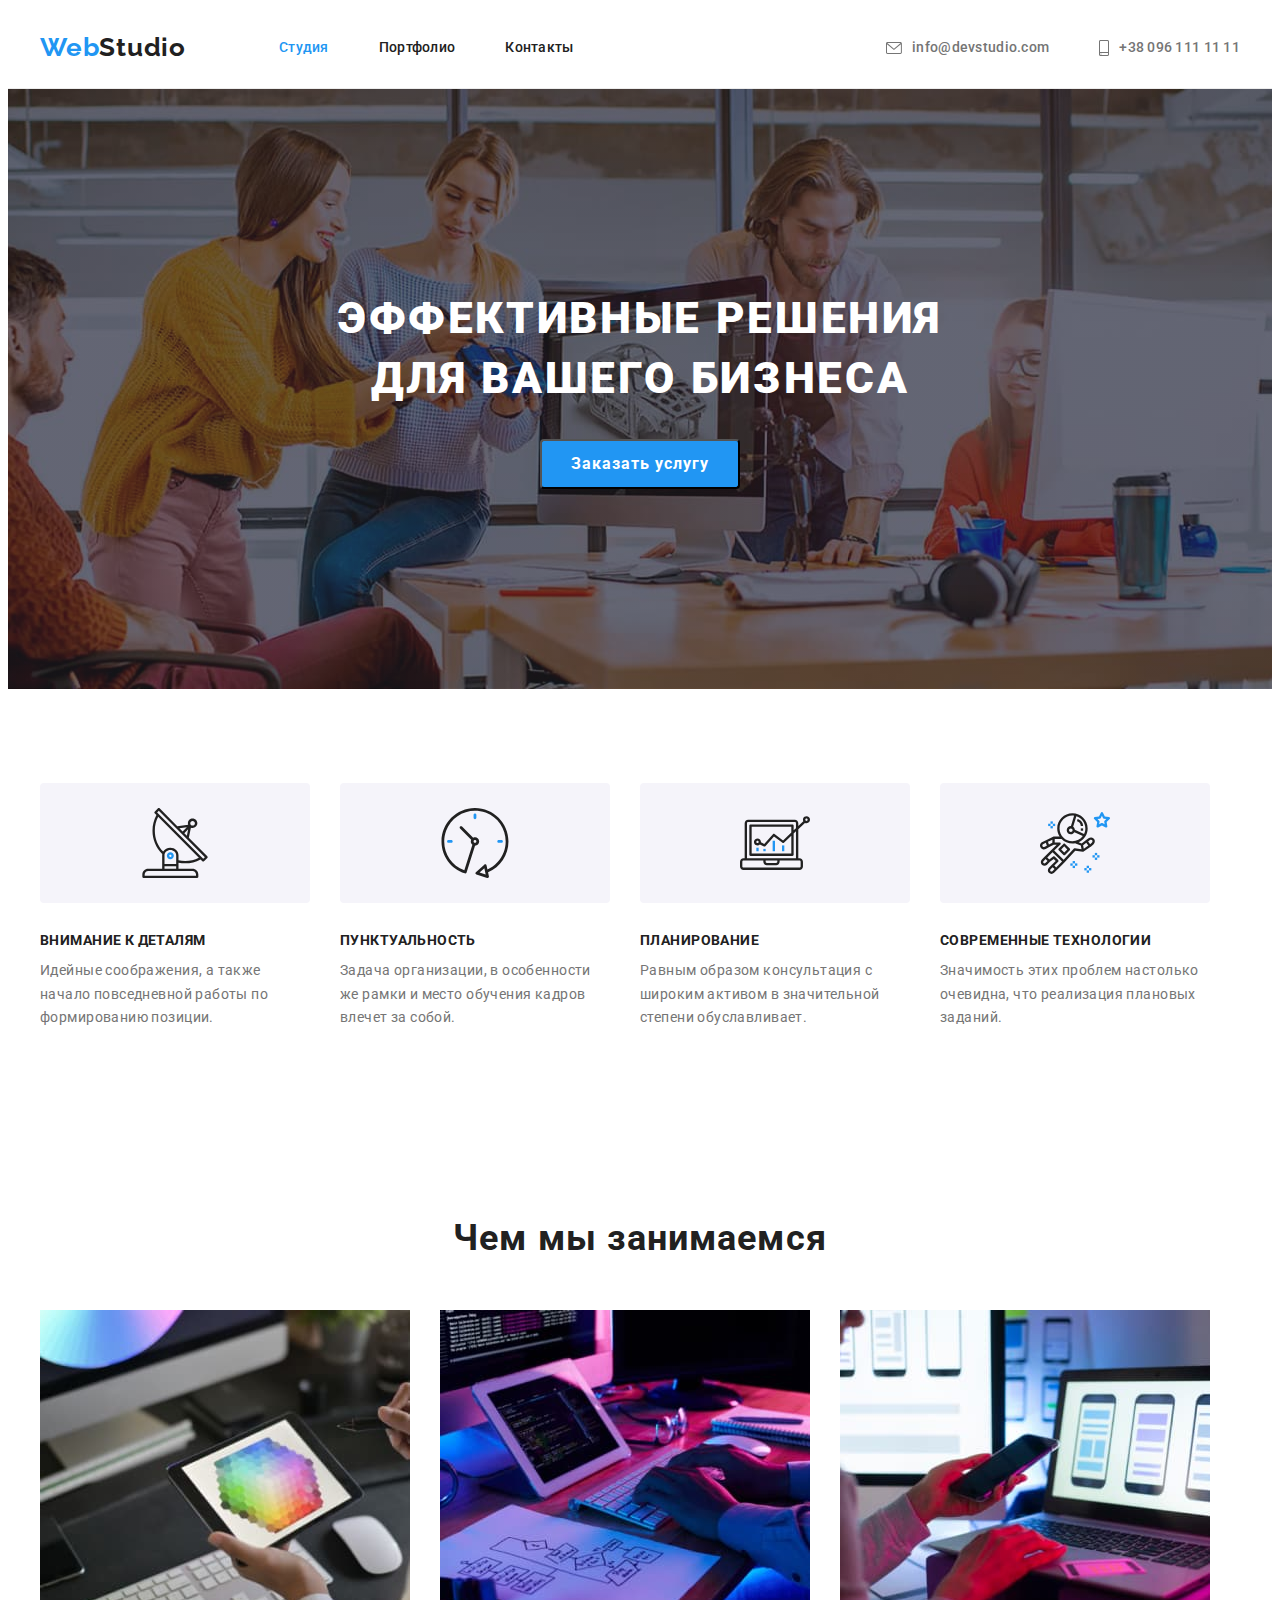
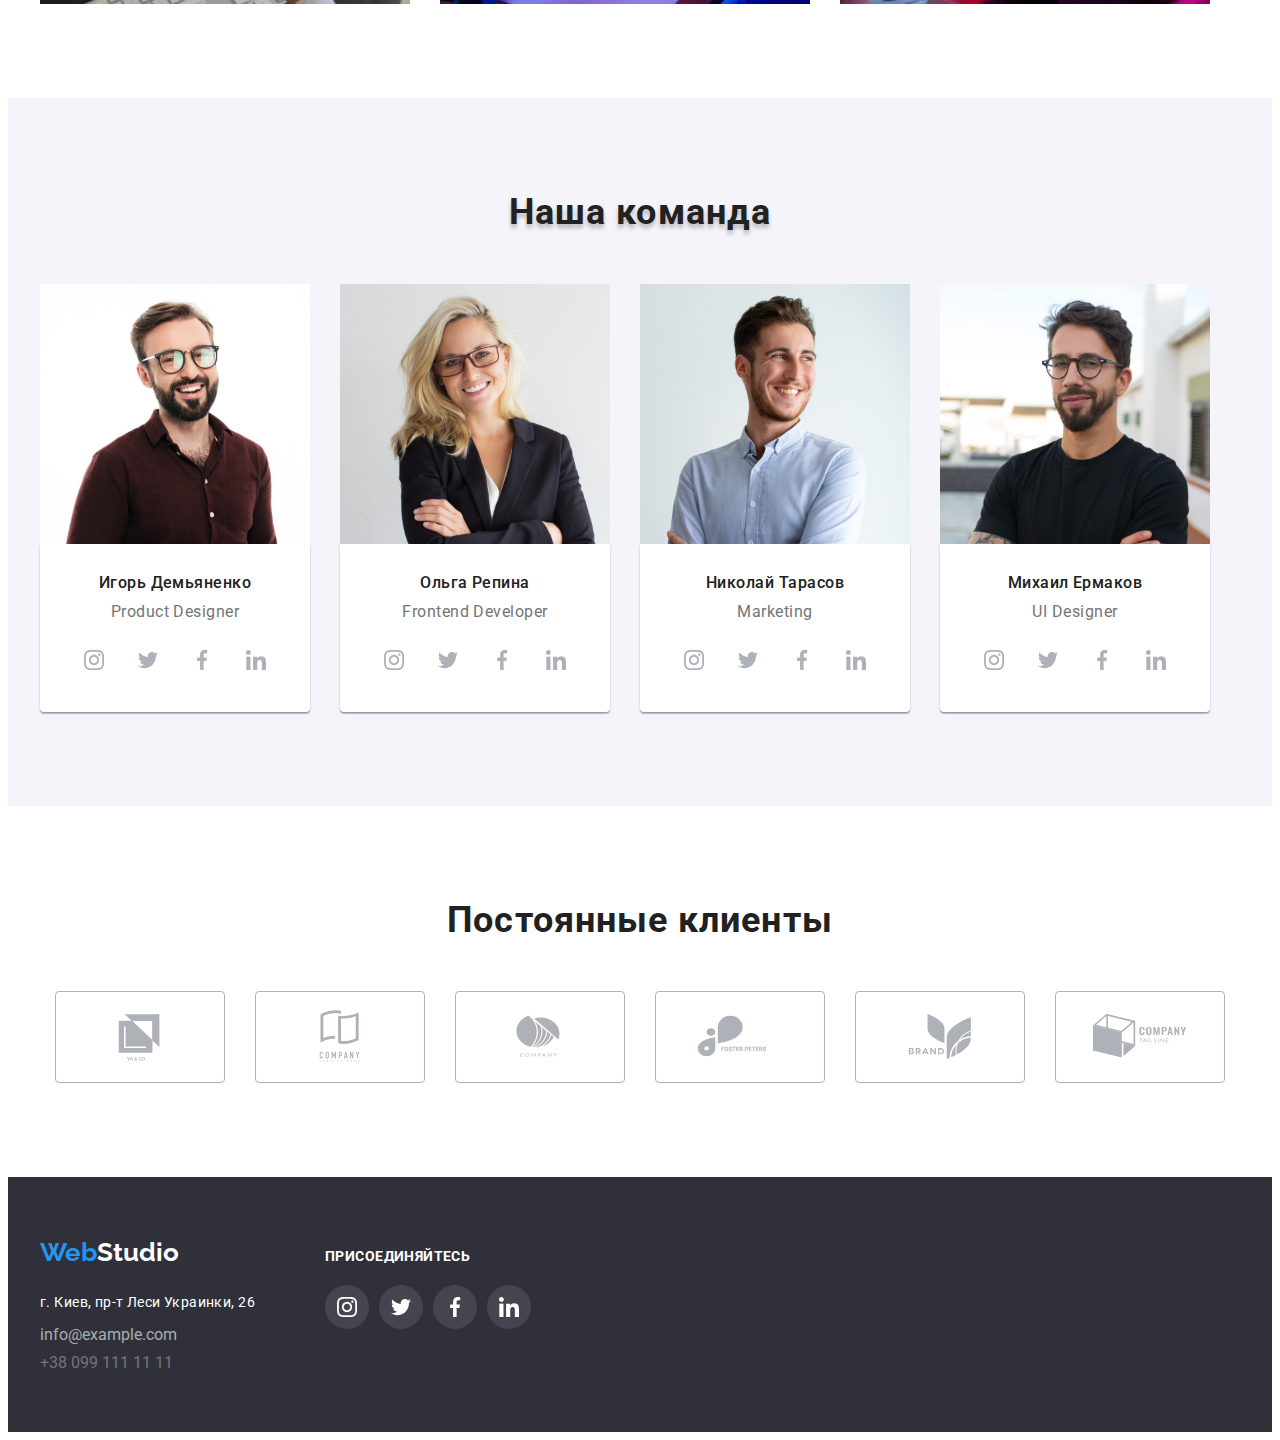
<file: index.html>
<!DOCTYPE html>
<html lang="ru">

<head>
    <meta charset="UTF-8">
    <meta http-equiv="X-UA-Compatible" content="IE=edge">
    <meta name="viewport" content="width=device-width, initial-scale=1.0">
    <title>Главная</title>
    <link rel="preconnect" href="https://fonts.googleapis.com" />
    <link rel="preconnect" href="https://fonts.gstatic.com" crossorigin />
    <link
        href="https://fonts.googleapis.com/css2?family=Raleway:wght@700&family=Roboto:wght@400;500;700;900&display=swap"
        rel="stylesheet" />
    <link rel="stylesheet" href="https://cdnjs.cloudflare.com/ajax/libs/modern-normalize/1.1.0/modern-normalize.min.css"
        integrity="sha512-wpPYUAdjBVSE4KJnH1VR1HeZfpl1ub8YT/NKx4PuQ5NmX2tKuGu6U/JRp5y+Y8XG2tV+wKQpNHVUX03MfMFn9Q=="
        crossorigin="anonymous" referrerpolicy="no-referrer" />
    <link rel="stylesheet" href="./css/styles.css" />
</head>

<body>
    <!--шапка сайта-->
    <header class="header">
        <div class="container header-container">
            <nav class="navigation">
                <a class="header-logo" lang="en" href="./index.html">Web<span class="header-web-color">Studio</span></a>
                <ul class="header-list list">
                    <li class="header-item"><a href="./index.html" class="header-link current">Студия</a></li>
                    <li class="header-item"><a href="./portfolio.html" class="header-link">Портфолио</a></li>
                    <li class="header-item"><a href="./contacts.html" class="header-link">Контакты</a></li>
                </ul>
            </nav>            
                <ul class="header-list list">
                    <li class="header-item">
                        <a class="header-link-mail" href="mailto:info@devstudio.com">
                            <svg class="header-contact-icon" width="16" height="12">
                                <use href="./images/icons.svg#icon-envelope"></use>
                            </svg>
                        info@devstudio.com</a>    
                    </li>
                    <li class="header-item">
                        <a class="header-link-tel" href="tel.:+380961111111">
                            <svg class="header-contact-icon" width="10" height="16">
                                <use href="./images/icons.svg#icon-smartphone"></use>
                            </svg>
                        +38 096 111 11 11</a>
                    </li>
                </ul>            
        </div>
    </header>
    <!--hero-->
        <main>
            <section class="hero section">
                <div class="container hero-container">
                    <h1 class="hero-title">Эффективные решения<br />
                        для вашего бизнеса</h1>
                    <button type="button" class="hero-btn">Заказать услугу</button>
                </div>
            </section>
            <!--особенности-->
            <section class="features section">
                <div class="container">
                    <h2 class="visually-hidden">Фильтры</h2>
                    <ul class="features-list list">
                        <li class="features-item">
                            <div class="features-icon">
                                <svg class="features-icon-bg">
                                    <use href="./images/icons.svg#icon-antenna"></use>
                                </svg>
                            </div>
                            <h3 class="features-title">Внимание к деталям</h3>
                            <p class="features-text">Идейные соображения, а также начало повседневной работы по формированию
                                позиции.</p>
                        </li>
                        <li class="features-item">
                            <div class="features-icon">
                                <svg class="features-icon-bg">
                                    <use href="./images/icons.svg#icon-clock"></use>
                                </svg>
                            </div>
                            <h3 class="features-title">Пунктуальность</h3>
                            <p class="features-text">Задача организации, в особенности же рамки и место обучения кадров
                                влечет
                                за собой.</p>
                        </li>
                        <li class="features-item">
                            <div class="features-icon">
                                <svg class="features-icon-bg">
                                    <use href="./images/icons.svg#icon-diagram"></use>
                                </svg>
                            </div>
                            <h3 class="features-title">Планирование</h3>
                            <p class="features-text">Равным образом консультация с широким активом в значительной степени
                                обуславливает.</p>
                        </li>
                        <li class="features-item">
                            <div class="features-icon">
                                <svg class="features-icon-bg">
                                    <use href="./images/icons.svg#icon-astronaut"></use>
                                </svg>
                            </div>
                            <h3 class="features-title">Современные технологии</h3>
                            <p class="features-text">Значимость этих проблем настолько очевидна, что реализация плановых
                                заданий.</p>
                        </li>
                    </ul>
                </div>
            </section>
            <!--чем мы занимаемся-->
            <section class="employment section">
                <div class="container employment-container">
                    <h2 class="employment-title title">Чем мы занимаемся</h2>
                    <ul class="employment-list list">
                        <li class="employment-item">
                            <img src="./images/whatarewedoing(1).jpg" alt="работа с цветом" width="370" height="294" />
                        </li>
                        <li class="employment-item">
                            <img src="./images/whatarewedoing(2).jpg" alt="программирование" width="370" height="294" />
                        </li>
                        <li class="employment-item">
                            <img src="./images/whatarewedoing(3).jpg" alt="мобильная версия" width="370" height="294" />
                        </li>
                    </ul>
                </div>
            </section>
            <!--наша команда-->
            <section class="team section">
                <div class="container team-container">
                    <h2 class="team-pre-title title">Наша команда</h2>
                    <ul class="team-list list">
                        <li class="team-item">
                            <img src="./images/ourteam(4).jpg" alt="продукт-дизайнер" width="270" height="260" />
                            <div class="team-item-content">
                                <h3 class="team-title">Игорь Демьяненко</h3>
                                <p class="team-text" lang="en">Product Designer</p>
                                <ul class="team-socials-list list">
                                    <li class="team-socials-item">
                                        <a href="" class="team-socials-link">
                                            <svg class="team-socials-icon">
                                                <use href="./images/icons.svg#icon-instagram"></use>
                                            </svg>
                                        </a>
                                    </li> 
                                    <li class="team-socials-item">
                                        <a href="" class="team-socials-link">
                                            <svg class="team-socials-icon">
                                                <use href="./images/icons.svg#icon-twitter"></use>
                                            </svg>
                                        </a>
                                    </li>    
                                    <li class="team-socials-item">
                                        <a href="" class="team-socials-link">
                                            <svg class="team-socials-icon">
                                                <use href="./images/icons.svg#icon-facebook"></use>
                                            </svg>
                                        </a>
                                    </li>    
                                    <li class="team-socials-item">
                                        <a href="" class="team-socials-link">
                                            <svg class="team-socials-icon">
                                                <use href="./images/icons.svg#icon-linkedin"></use>
                                            </svg>
                                        </a>
                                    </li>       
                                </ul>
                            </div>
                        </li>
                        <li class="team-item">
                            <img src="./images/ourteam(3).jpg" alt="фронтэнд разработчик" width="270" height="260" />
                            <div class="team-item-content">
                                <h3 class="team-title">Ольга Репина</h3>
                                <p class="team-text" lang="en">Frontend Developer</p>
                                <ul class="team-socials-list list">
                                    <li class="team-socials-item">
                                        <a href="" class="team-socials-link">
                                            <svg class="team-socials-icon">
                                                <use href="./images/icons.svg#icon-instagram"></use>
                                            </svg>
                                        </a>
                                    </li> 
                                    <li class="team-socials-item">
                                        <a href="" class="team-socials-link">
                                            <svg class="team-socials-icon">
                                                <use href="./images/icons.svg#icon-twitter"></use>
                                            </svg>
                                        </a>
                                    </li>    
                                    <li class="team-socials-item">
                                        <a href="" class="team-socials-link">
                                            <svg class="team-socials-icon">
                                                <use href="./images/icons.svg#icon-facebook"></use>
                                            </svg>
                                        </a>
                                    </li>    
                                    <li class="team-socials-item">
                                        <a href="" class="team-socials-link">
                                            <svg class="team-socials-icon">
                                                <use href="./images/icons.svg#icon-linkedin"></use>
                                            </svg>
                                        </a>
                                    </li>       
                                </ul>
                            </div>
                        </li>
                        <li class="team-item">
                            <img src="./images/ourteam(2).jpg" alt="маркетинг" width="270" height="260" />
                            <div class="team-item-content">
                                <h3 class="team-title">Николай Тарасов</h3>
                                <p class="team-text" lang="en">Marketing</p>
                                <ul class="team-socials-list list">
                                    <li class="team-socials-item">
                                        <a href="" class="team-socials-link">
                                            <svg class="team-socials-icon">
                                                <use href="./images/icons.svg#icon-instagram"></use>
                                            </svg>
                                        </a>
                                    </li> 
                                    <li class="team-socials-item">
                                        <a href="" class="team-socials-link">
                                            <svg class="team-socials-icon">
                                                <use href="./images/icons.svg#icon-twitter"></use>
                                            </svg>
                                        </a>
                                    </li>    
                                    <li class="team-socials-item">
                                        <a href="" class="team-socials-link">
                                            <svg class="team-socials-icon">
                                                <use href="./images/icons.svg#icon-facebook"></use>
                                            </svg>
                                        </a>
                                    </li>    
                                    <li class="team-socials-item">
                                        <a href="" class="team-socials-link">
                                            <svg class="team-socials-icon">
                                                <use href="./images/icons.svg#icon-linkedin"></use>
                                            </svg>
                                        </a>
                                    </li>                                    
                                </ul>
                            </div>
                        </li>
                        <li class="team-item">
                            <img src="./images/ourteam(1).jpg" alt="UI дизайнер" width="270" height="260" />
                            <div class="team-item-content">
                                <h3 class="team-title">Михаил Ермаков</h3>
                                <p class="team-text" lang="en">UI Designer</p>
                                <ul class="team-socials-list list">
                                    <li class="team-socials-item">
                                        <a href="" class="team-socials-link">
                                            <svg class="team-socials-icon">
                                                <use href="./images/icons.svg#icon-instagram"></use>
                                            </svg>
                                        </a>
                                    </li>
                                    <li class="team-socials-item">
                                        <a href="" class="team-socials-link">
                                            <svg class="team-socials-icon">
                                                <use href="./images/icons.svg#icon-twitter"></use>
                                            </svg>
                                        </a>
                                    </li>
                                    <li class="team-socials-item">
                                        <a href="" class="team-socials-link">
                                            <svg class="team-socials-icon">
                                                <use href="./images/icons.svg#icon-facebook"></use>
                                            </svg>
                                        </a>
                                    </li>
                                    <li class="team-socials-item">
                                        <a href="" class="team-socials-link">
                                            <svg class="team-socials-icon">
                                                <use href="./images/icons.svg#icon-linkedin"></use>
                                            </svg>
                                        </a>
                                    </li>
                                </ul>
                            </div>
                        </li>
                    </ul>
                </div>
            </section>
            <!--постоянные клиенты-->
            <section class="clients section">
                <div class="container clients-container">
                    <h1 class="clients-title title">Постоянные клиенты</h1>
                    <ul class="clients-list list">
                        <li class="clients-item">
                            <a href="" class="clients-link">
                                <svg class="clients-icon">
                                    <use href="./images/icons.svg#icon-Logo"></use>
                                </svg>
                            </a>
                        </li>
                        <li class="clients-item">
                            <a href="" class="clients-link">
                                <svg class="clients-icon">
                                    <use href="./images/icons.svg#icon-Logo-1"></use>
                                </svg>
                            </a>
                        </li>
                        <li class="clients-item">
                            <a href="" class="clients-link">
                                <svg class="clients-icon">
                                    <use href="./images/icons.svg#icon-Logo-2"></use>
                                </svg>
                            </a>
                        </li>
                        <li class="clients-item">
                            <a href="" class="clients-link">
                                <svg class="clients-icon">
                                    <use href="./images/icons.svg#icon-Logo-3"></use>
                                </svg>
                            </a>
                        </li>
                        <li class="clients-item">
                            <a href="" class="clients-link">
                                <svg class="clients-icon">
                                    <use href="./images/icons.svg#icon-Logo-4"></use>
                                </svg>
                            </a>
                        </li>
                        <li class="clients-item">
                            <a href="" class="clients-link">
                                <svg class="clients-icon">
                                    <use href="./images/icons.svg#icon-Logo-5"></use>
                                </svg>
                            </a>
                        </li>
                    </ul>
                </div>

            </section>
        </main>
        <!--подвал-->
        <footer class="footer">
            <div class="container footer-container">
                <div>
                    <a class="footer-logo" lang="en" href="./index.html">Web<span class="footer-web-color">Studio</span></a>
                        <address>
                            <ul class="address-list list">
                                <li class="address-item">
                                    <a class="link-address" href="https://goo.gl/maps/YACws96Guh4bxc956" target="_blank"
                                        rel="noopener">г. Киев, пр-т Леси Украинки, 26</a>
                                </li>
                                <li class="address-item">
                                    <a class="link-mail" href="mailto:info@devstudio.com">info@example.com</a>
                                </li>
                                <li class="address-item">
                                    <a class="link-tel" href="tel.:+380961111111">+38 099 111 11 11</a>
                                </li>
                            </ul>
                        </address>
                </div>
                <div class="footer-socials">
                    <p class="footer-socials-title">присоединяйтесь</p>
                        <ul class="footer-socials-list list">
                            <li class="footer-socials-item">
                                <a href="" class="footer-socials-link">
                                    <svg class="footer-socials-icon">
                                        <use href="./images/icons.svg#icon-instagram"></use>
                                    </svg>
                                </a>
                            </li>
                            <li class="footer-socials-item">
                                <a href="" class="footer-socials-link">
                                    <svg class="footer-socials-icon">
                                        <use href="./images/icons.svg#icon-twitter"></use>
                                    </svg>
                                </a>
                            </li>
                            <li class="footer-socials-item">
                                <a href="" class="footer-socials-link">
                                    <svg class="footer-socials-icon">
                                        <use href="./images/icons.svg#icon-facebook"></use>
                                    </svg>
                                </a>
                            </li>
                            <li class="footer-socials-item">
                                <a href="" class="footer-socials-link">
                                    <svg class="footer-socials-icon">
                                        <use href="./images/icons.svg#icon-linkedin"></use>
                                    </svg>
                                </a>
                            </li>
                        </ul> 
                </div>                         
            </div>
    </footer>
</body>

</html>
</file>
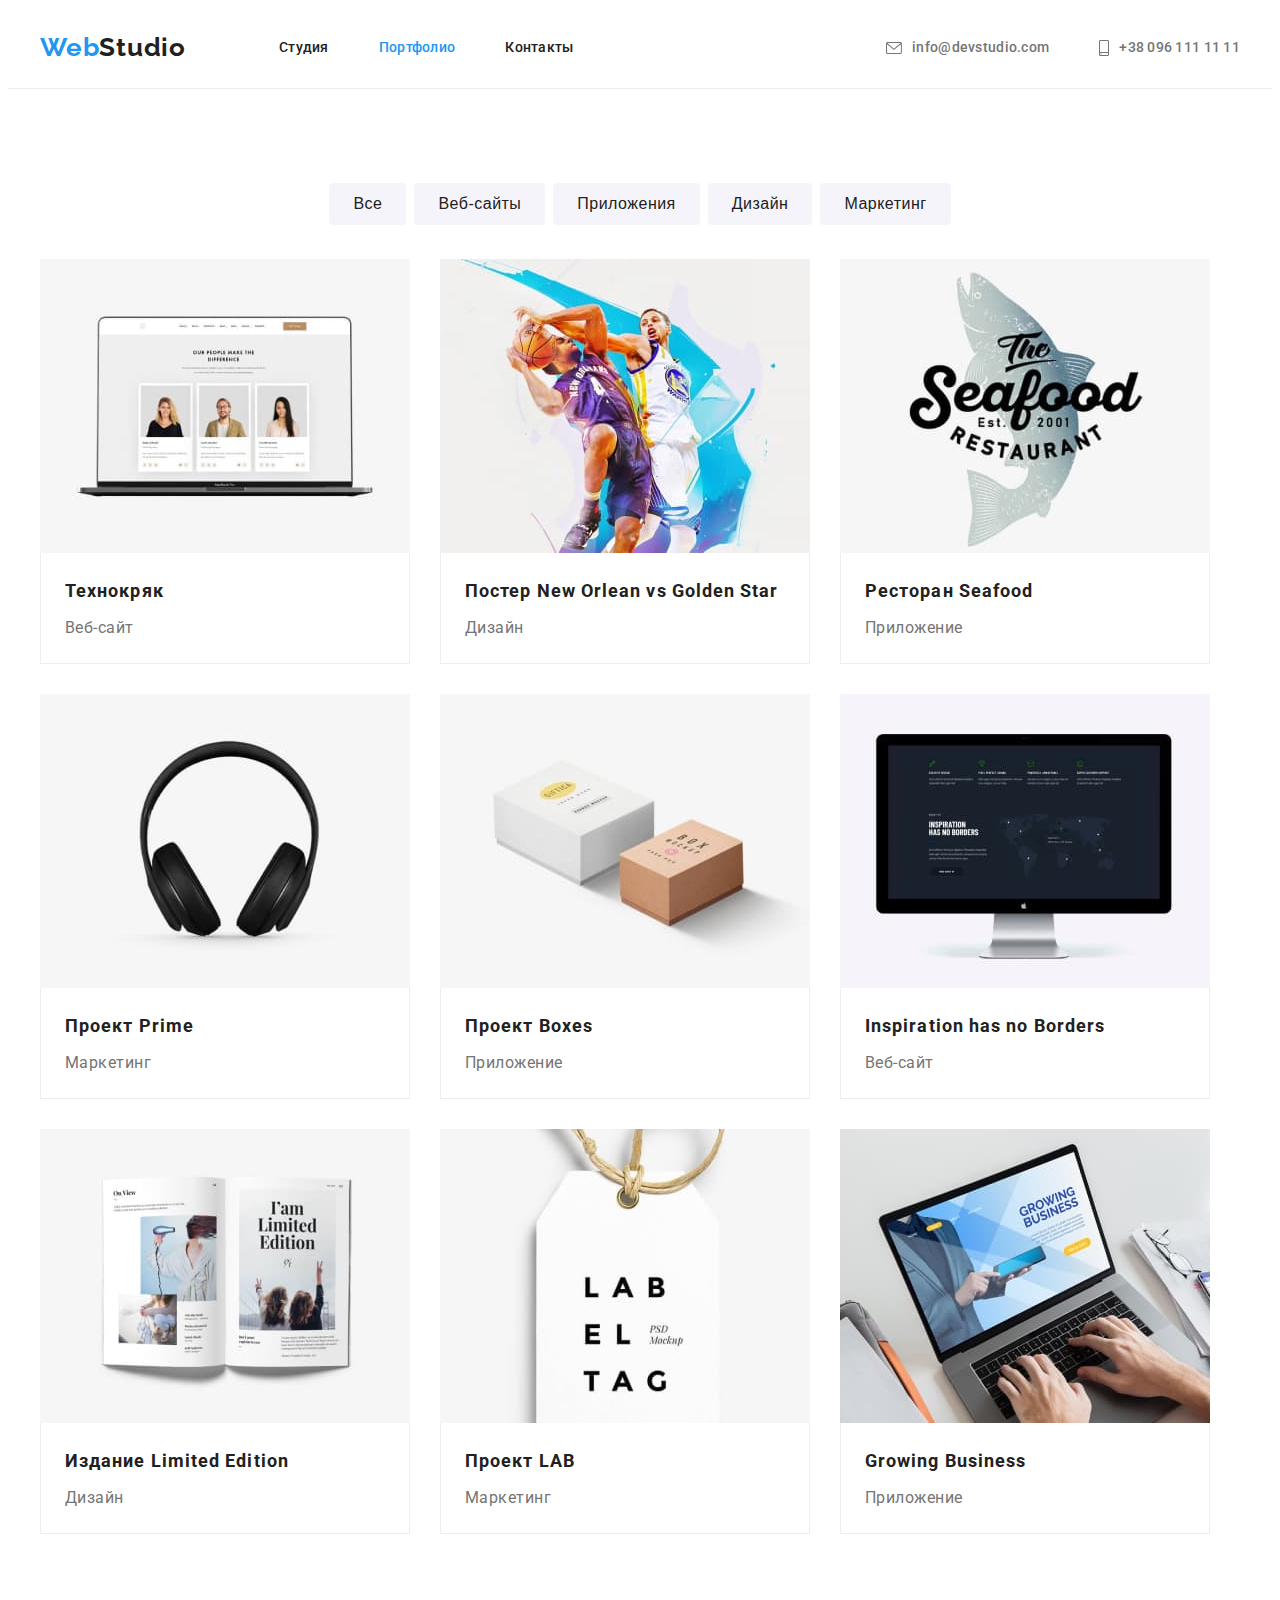
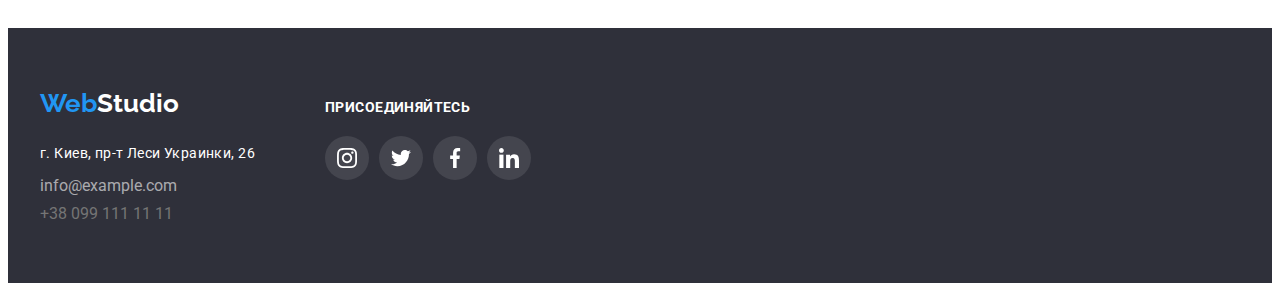
<file: portfolio.html>
<!DOCTYPE html>
<html lang="ru">

<head>
    <meta charset="UTF-8">
    <meta http-equiv="X-UA-Compatible" content="IE=edge">
    <meta name="viewport" content="width=device-width, initial-scale=1.0">
    <title>Портфолио</title>
    <link rel="preconnect" href="https://fonts.googleapis.com" />
    <link rel="preconnect" href="https://fonts.gstatic.com" crossorigin />
    <link
        href="https://fonts.googleapis.com/css2?family=Raleway:wght@700&family=Roboto:wght@400;500;700;900&display=swap"
        rel="stylesheet" />
    <link rel="stylesheet" href="https://cdnjs.cloudflare.com/ajax/libs/modern-normalize/1.1.0/modern-normalize.min.css"
        integrity="sha512-wpPYUAdjBVSE4KJnH1VR1HeZfpl1ub8YT/NKx4PuQ5NmX2tKuGu6U/JRp5y+Y8XG2tV+wKQpNHVUX03MfMFn9Q=="
        crossorigin="anonymous" referrerpolicy="no-referrer" />
    <link rel="stylesheet" href="./css/styles.css" />
</head>

<body>
    <!--шапка сайта-->
    <header class="header">
        <div class="container header-container">
            <nav class="navigation">
                <a class="header-logo" lang="en" href="./index.html">Web<span class="header-web-color">Studio</span></a>
                <ul class="header-list list">
                    <li class="header-item"><a class="header-link" href="./index.html">Студия</a></li>
                    <li class="header-item"><a class="header-link current" href="./portfolio.html">Портфолио</a></li>
                    <li class="header-item"><a class="header-link" href="./contacts.html">Контакты</a></li>
                </ul>
            </nav>
            <ul class="header-list list">
                <li class="header-item">
                    <a class="header-link-mail" href="mailto:info@devstudio.com">
                        <svg class="header-contact-icon" width="16" height="12">
                            <use href="./images/icons.svg#icon-envelope"></use>
                        </svg>
                    info@devstudio.com</a>    
                </li>
                <li class="header-item">
                    <a class="header-link-tel" href="tel.:+380961111111">
                        <svg class="header-contact-icon" width="10" height="16">
                            <use href="./images/icons.svg#icon-smartphone"></use>
                        </svg>
                    +38 096 111 11 11</a>
                </li>
            </ul>
        </div>
    </header>
    <!--hero-->
    <main>
        <!--портфолио-->
        <section class="portfolio section">
            <div class="container">
                <div class="portfolio-container">
                    <h2 class="visually-hidden">Фильтры</h2>
                    <ul class="portfolio-list list">
                        <li class="portfolio-item"><button type="button" class="portfolio-btn">Все</button></li>
                        <li class="portfolio-item"><button type="button" class="portfolio-btn">Веб-сайты</button></li>
                        <li class="portfolio-item"><button type="button" class="portfolio-btn">Приложения</button></li>
                        <li class="portfolio-item"><button type="button" class="portfolio-btn">Дизайн</button></li>
                        <li class="portfolio-item"><button type="button" class="portfolio-btn">Маркетинг</button></li>
                    </ul>                
                <!--проекты-->                
                    <h2 class="visually-hidden">Проекты</h2>
                    <ul class="projects-list list">
                        <li class="projects-item">
                            <a href="" class="projects-link">
                                <img src="./images/project1.jpg" alt="ноутбук" width="370" height="294" class="projects-img">
                                <div class="borders">
                                    <h3 class="about-title">Технокряк</h3>
                                    <p class="about-after-title">Веб-сайт</p>
                                </div>
                            </a>
                        </li>
                        <li class="projects-item">
                            <a href="" class="projects-link">
                                <img src="./images/project2.jpg" alt="баскетбол" width="370" height="294" class="projects-img">
                                <div class="borders">
                                    <h3 class="about-title" lang="en">Постер New Orlean vs Golden Star</h3>
                                    <p class="about-after-title">Дизайн</p>
                                </div>
                            </a>
                        </li>
                        <li class="projects-item">
                            <a href="" class="projects-link">
                                <img src="./images/project3.jpg" alt="ресторан морепродуктов" width="370" height="294"
                                    class="projects-img">
                                <div class="borders">
                                    <h3 class="about-title" lang="en">Ресторан Seafood</h3>
                                    <p class="about-after-title">Приложение</p>
                                </div>
                            </a>
                        </li>
                        <li class="projects-item">
                            <a href="" class="projects-link">
                                <img src="./images/project4.jpg" alt="наушники" width="370" height="294" class="projects-img">
                                <div class="borders">
                                    <h3 class="about-title" lang="en">Проект Prime</h3>
                                    <p class="about-after-title">Маркетинг</p>
                                </div>
                            </a>
                        </li>
                        <li class="projects-item">
                            <a href="" class="projects-link">
                                <img src="./images/project5.jpg" alt="коробки" width="370" height="294" class="projects-img">
                                <div class="borders">
                                    <h3 class="about-title" lang="en">Проект Boxes</h3>
                                    <p class="about-after-title">Приложение</p>
                                </div>
                            </a>
                        </li>
                        <li class="projects-item">
                            <a href="" class="projects-link">
                                <img src="./images/project6.jpg" alt="компьютер аймак" width="370" height="294"
                                    class="projects-img">
                                <div class="borders">
                                    <h3 class="about-title" lang="en">Inspiration has no Borders</h3>
                                    <p class="about-after-title">Веб-сайт</p>
                                </div>
                            </a>
                        </li>
                        <li class="projects-item">
                            <a href="" class="projects-link">
                                <img src="./images/project7.jpg" alt="книга" width="370" height="294" class="projects-img">
                                <div class="borders">
                                    <h3 class="about-title" lang="en">Издание Limited Edition</h3>
                                    <p class="about-after-title">Дизайн</p>
                                </div>
                            </a>
                        </li>
                        <li class="projects-item">
                            <a href="" class="projects-link">
                                <img src="./images/project8.jpg" alt="бирка" width="370" height="294" class="projects-img">
                                <div class="borders">
                                    <h3 class="about-title" lang="en">Проект LAB</h3>
                                    <p class="about-after-title">Маркетинг</p>
                                </div>
                            </a>
                        </li>
                        <li class="projects-item">
                            <a href="" class="projects-link">
                                <img src="./images/project9.jpg" alt="человек работает за ноутбуком" width="370" height="294"
                                    class="projects-img">
                                <div class="borders">
                                    <h3 class="about-title" lang="en">Growing Business</h3>
                                    <p class="about-after-title">Приложение</p>
                                </div>
                            </a>
                        </li>
                    </ul>
                </div>
            </div>
        </section>
    </main>
    <!--подвал-->
    <footer class="footer">
        <div class="container footer-container">
            <div>
                <a class="footer-logo" lang="en" href="./index.html">Web<span class="footer-web-color">Studio</span></a>
                    <address>
                        <ul class="address-list list">
                            <li class="address-item">
                                <a class="link-address" href="https://goo.gl/maps/YACws96Guh4bxc956" target="_blank"
                                    rel="noopener">г. Киев, пр-т Леси Украинки, 26</a>
                            </li>
                            <li class="address-item">
                                <a class="link-mail" href="mailto:info@devstudio.com">info@example.com</a>
                            </li>
                            <li class="address-item">
                                <a class="link-tel" href="tel.:+380961111111">+38 099 111 11 11</a>
                            </li>
                        </ul>
                    </address>
            </div>
            <div class="footer-socials">
                <p class="footer-socials-title">присоединяйтесь</p>
                    <ul class="footer-socials-list list">
                        <li class="footer-socials-item">
                            <a href="" class="footer-socials-link">
                                <svg class="footer-socials-icon">
                                    <use href="./images/icons.svg#icon-instagram"></use>
                                </svg>
                            </a>
                        </li>
                        <li class="footer-socials-item">
                            <a href="" class="footer-socials-link">
                                <svg class="footer-socials-icon">
                                    <use href="./images/icons.svg#icon-twitter"></use>
                                </svg>
                            </a>
                        </li>
                        <li class="footer-socials-item">
                            <a href="" class="footer-socials-link">
                                <svg class="footer-socials-icon">
                                    <use href="./images/icons.svg#icon-facebook"></use>
                                </svg>
                            </a>
                        </li>
                        <li class="footer-socials-item">
                            <a href="" class="footer-socials-link">
                                <svg class="footer-socials-icon">
                                    <use href="./images/icons.svg#icon-linkedin"></use>
                                </svg>
                            </a>
                        </li>
                    </ul> 
            </div>                         
        </div>
</footer>
</body>

</html>
</file>
<file: css/styles.css>
:root {
  --header-text-color: #212121;
  --link-list-color: #757575;
  --address-list-color: rgba(255, 255, 255, 0.6);
  --accent-color: #2196f3;
  --accent-filters-color: #ffffff;
  --background-color: #2f303a;
  --background-color-secondary: #f5f4fa;
  --border-color: #eeeeee;
  --socials-icon-color: #afb1b8;
  --footer-icon-color: rgba(255, 255, 255, 0.1);
}

body {
  font-family: "Roboto", sans-serif;
  color: var(--header-text-color);
}

.list {
  padding: 0;
  margin: 0;
  list-style: none;
}

p,
h1,
h2,
h3,
h4,
h5,
h6 {
  margin: 0;
}

ul {
  margin: 0;
  padding: 0;
}

img {
  display: block;
  max-width: 100%;
}

a {
  text-decoration: none;
}

button {
  cursor: pointer;
  border-radius: 4px;
}

.container {
  width: 1200px;
  padding-left: 15px;
  padding-right: 15px;
  margin-left: auto;
  margin-right: auto;
}

.visually-hidden {
  position: absolute;
  white-space: nowrap;
  width: 1px;
  height: 1px;
  overflow: hidden;
  border: 0;
  padding: 0;
  clip: rect(0 0 0 0);
  clip-path: inset(50%);
  margin: -1px;
}

.title {
  margin-bottom: 50px;
  color: var(--header-text-color);
  font-weight: bold;
  font-size: 36px;
  line-height: 1.16;
  letter-spacing: 0.03em;
  text-align: center;
}

.section {
  padding-top: 94px;
  padding-bottom: 94px;
}

/*---------header------------*/

.header {
  border-bottom: 1px solid #ececec;
}

.header-container {
  display: flex;
  align-items: center;
}

.navigation {
  display: flex;
  align-items: center;
}

.header-logo {
  display: inline-block;
  padding-top: 24px;
  padding-bottom: 25px;
  margin-right: 93px;
  color: var(--accent-color);
  font-family: Raleway;
  font-weight: bold;
  font-size: 26px;
  line-height: 1.19;
  letter-spacing: 0.03em;
}

.header-web-color {
  color: var(--header-text-color);
}

.header-list {
  display: flex;
  margin-left: auto;
  font-weight: 500;
  font-size: 14px;
  line-height: 1.14;
  letter-spacing: 0.02em;
}

.header-item + .header-item {
  margin-left: 50px;
}

.header-link {
  display: flex;
  padding-top: 32px;
  padding-bottom: 32px;
  color: var(--header-text-color);
}

.header-link:hover,
.header-link:focus {
  color: var(--accent-color);
}

.header-link-mail,
.header-link-tel {
  display: flex;
  align-items: center;
  color: var(--link-list-color);
}

.header-link-mail:hover,
.header-link-mail:focus {
  color: var(--accent-color);
}

.header-link-tel:hover,
.header-link-tel:focus {
  color: var(--accent-color);
}

.current {
  color: var(--accent-color);
}

.header-link.current[href="./portfolio.html"] {
  color: var(--accent-color);
}

.header-contact-icon {
  margin-right: 10px;
  vertical-align: middle;
  fill: currentColor;
}

/* ----------hero--------*/

.hero {
  text-align: center;
  padding-top: 200px;
  padding-bottom: 200px;
  background-color: var(--background-color);
  background-image: linear-gradient(
      rgba(47, 48, 58, 0.4),
      rgba(47, 48, 58, 0.4)
    ),
    url(../images/hero-bg.jpg);
  background-repeat: no-repeat;
  background-position: center;
  background-size: cover;
}

.hero-title {
  margin-bottom: 30px;
  color: var(--accent-filters-color);
  font-weight: 900;
  font-size: 44px;
  line-height: 1.36;
  letter-spacing: 0.06em;
  text-transform: uppercase;
}

.hero-btn {
  display: inline-block;
  color: var(--accent-filters-color);
  background: var(--accent-color);
  font-family: inherit;
  font-weight: bold;
  font-size: 16px;
  line-height: 1.87;
  min-width: 200px;
  height: 50px;
  letter-spacing: 0.06em;
}

/*----features-----*/

.features-list {
  display: flex;
  flex-wrap: wrap;
}

.features-item {
  width: 270px;
}

.features-item:not(:last-child) {
  margin-right: 30px;
}

/*--------features-icon----------*/

.features-icon {
  display: flex;
  align-items: center;
  justify-content: center;
  width: 270px;
  height: 120px;
  margin-bottom: 30px;
  background-color: var(--background-color-secondary);
  border-radius: 4px;
}

.features-icon-bg {
  width: 70px;
  height: 70px;
}

.features-title {
  margin-bottom: 10px;
  color: var(--header-text-color);
  font-weight: bold;
  font-size: 14px;
  line-height: 1.14;
  letter-spacing: 0.03em;
  text-transform: uppercase;
}

.features-text {
  margin-top: 0;
  margin-bottom: 0;
  color: var(--link-list-color);
  font-weight: normal;
  font-size: 14px;
  line-height: 1.71;
  letter-spacing: 0.03em;
}

/*---------employment------------*/

.employment-list {
  display: flex;
  flex-wrap: wrap;
}

.employment-item {
  margin-top: 0;
  margin-right: 30px;
}

.employment-item:nth-child(3n) {
  margin-right: 0;
}

/*---------team---------*/

.team {
  background-color: var(--background-color-secondary);
}

.team-list {
  display: flex;
  flex-wrap: wrap;
}

.team-item {
  width: ((100% - 90px) / 4);
  margin-right: 30px;
}

.team-item:nth-child(4n) {
  margin-right: 0;
}

.team-pre-title {
  text-shadow: 0px 4px 4px rgba(0, 0, 0, 0.25);
}

.team-title {
  margin-bottom: 10px;
  color: var(--header-text-color);
  font-weight: 500;
  font-size: 16px;
  line-height: 1.18;
  letter-spacing: 0.03em;
}

.team-text {
  margin-bottom: 16px;
  color: var(--link-list-color);
  font-weight: normal;
  font-size: 16px;
  line-height: 1.18;
  letter-spacing: 0.03em;
}

.team-item-content {
  padding-top: 30px;
  padding-bottom: 30px;
  text-align: center;
  background-color: var(--accent-filters-color);
  box-shadow: 0px 1px 3px rgba(0, 0, 0, 0.12), 0px 1px 1px rgba(0, 0, 0, 0.14),
    0px 2px 1px rgba(0, 0, 0, 0.2);
  border-radius: 0px 0px 4px 4px;
}

/*---------team-socials------------*/

.team-socials-list {
  display: flex;
  justify-content: center;
}

.team-socials-link {
  display: flex;
  align-items: center;
  justify-content: center;
  width: 44px;
  height: 44px;
  background-color: var(--accent-filters-color);
  border-radius: 50%;
  color: var(--socials-icon-color);
}

.team-socials-icon {
  width: 20px;
  height: 20px;
  fill: currentColor;
}

.team-socials-link:hover,
.team-socials-link:focus {
  background-color: var(--accent-color);
  color: var(--accent-filters-color);
}

.team-socials-item + .team-socials-item {
  margin-left: 10px;
}

/*Запасной вариант
.team-socials-icon {
  fill: var(--socials-icon-color);
}

.team-socials-link:hover .team-socials-icon,
.team-socials-link:focus .team-socials-icon {
  fill: var(--accent-filters-color);
}*/

/*------clients---------*/

.clents-container {
  display: flex;
  align-items: center;
}

.clients-list {
  display: flex;
  align-items: center;
  justify-content: center;
}

.clients-item {
  width: 170px;
  height: 92px;
}

.clients-item + .clients-item {
  margin-left: 30px;
}

.clients-link {
  display: flex;
  justify-content: center;
  align-items: center;
  width: 100%;
  height: 100%;
  color: var(--socials-icon-color);
  box-sizing: border-box;
  border: 1px solid var(--socials-icon-color);
  border-radius: 4px;
}

.clients-icon {
  width: 106px;
  height: 60px;
  fill: currentColor;
}

.clients-link:hover,
.clients-link:focus  {
  border-color: var(--accent-color);
  color: var(--accent-color);
}

/*------portfolio------*/

.portfilio-container {
  display: flex;
  align-items: center;
}

.portfolio-list {
  display: flex;
  justify-content: center;
  margin-top: 0;
  margin-bottom: 34px;
}

.portfolio-item + .portfolio-item {
  margin-left: 8px;
}

.portfolio-btn {
  padding: 6px 22px;
  color: var(--header-text-color);
  background-color: var(--background-color-secondary);
  border-color: transparent;
  border-radius: 4px;
  border-radius: 4px;
  text-align: center;
  font-weight: 500;
  font-size: 16px;
  line-height: 1.62;
  letter-spacing: 0.03em;
}

.portfolio-btn:hover,
.portfolio-btn:focus {
  color: var(--accent-filters-color);
  background: var(--accent-color);
  box-shadow: 0px 3px 1px rgba(0, 0, 0, 0.1), 0px 1px 2px rgba(0, 0, 0, 0.08),
    0px 2px 2px rgba(0, 0, 0, 0.12);
}

/*----------projects-------*/

.projects-list {
  display: flex;
  flex-wrap: wrap;
}

.projects-item {
  width: ((100% -60px) / 3);
  margin-right: 30px;
  margin-bottom: 30px;
}

.projects-item:nth-child(3n) {
  margin-right: 0;
}

.projects-item:nth-last-child(-n + 3) {
  margin-bottom: 0;
}

.projects-link {
  display: block;
}

.projects-link:hover,
.projects-link:focus {
  box-shadow: 0px 1px 1px rgba(0, 0, 0, 0.12), 0px 4px 4px rgba(0, 0, 0, 0.06),
  1px 4px 6px rgba(0, 0, 0, 0.16);
}

.borders {
  box-sizing: border-box;
  padding-right: 24px;
  padding-left: 24px;
  padding-top: 20px;
  padding-bottom: 20px;
  background: var(--accent-filters-color);
  border: 1px solid var(--border-color);
  border-top: none;
}

.about-title {
  margin-bottom: 4px;
  color: var(--header-text-color);
  font-weight: bold;
  font-size: 18px;
  line-height: 2;
  letter-spacing: 0.06em;
}

.about-after-title {
  color: var(--link-list-color);
  font-weight: normal;
  font-size: 16px;
  line-height: 1.87;
  letter-spacing: 0.03em;
}

/*----------footer---------*/

.footer {
  padding-top: 60px;
  padding-bottom: 60px;
  background-color: var(--background-color);
}

.footer-logo {
  display: inline-block;
  margin-bottom: 20px;
  color: var(--accent-color);
  font-family: Raleway;
  font-weight: bold;
  font-size: 26px;
  line-height: 1.19;
  letter-spacing: 0.03;
}

.footer-web-color {
  color: var(--accent-filters-color);
}

.address-list {
  font-style: normal;
}

.address-item:not(:last-child) {
  margin-bottom: 9px;
}

.address-list .link-address {
  color: var(--accent-filters-color);
  font-weight: normal;
  font-size: 14px;
  line-height: 2;
  letter-spacing: 0.03em;
}

.address-list .link-tel {
  color: var(--link-list-color);
}

.address-list .link-mail:hover,
.address-list .link-mail:focus {
  color: var(--accent-color);
}

.address-list .link-mail {
  color: var(--address-list-color);
}

.address-list .link-tel:hover,
.address-list .link-tel:focus {
  color: var(--accent-color);
}

/*-------footer socials icon---------*/
 
.footer-container {
  display: flex;
  align-items: baseline;  
}

.footer-socials {
  margin-left: 70px;
}

.footer-socials-title {
  margin-bottom: 20px;
  color: var(--accent-filters-color);
  font-weight: bold;
  font-size: 14px;
  line-height: 1.14;
  letter-spacing: 0.03em;
  text-transform: uppercase;
}

.footer-socials-list {
  display: flex;
}

.footer-socials-link {
  width: 44px;
  height: 44px;
  background-color: var(--footer-icon-color);
  border-radius: 50%;
  display: flex;
  align-items: center;
  justify-content: center;
  color: var(--accent-filters-color);
}

.footer-socials-item + .footer-socials-item {
  margin-left: 10px;
}

.footer-socials-icon {
  width: 20px;
  height: 20px;
  fill: currentColor;
}

.footer-socials-link:hover,
.footer-socials-link:focus {
  background-color: var(--accent-color);
}
</file>
